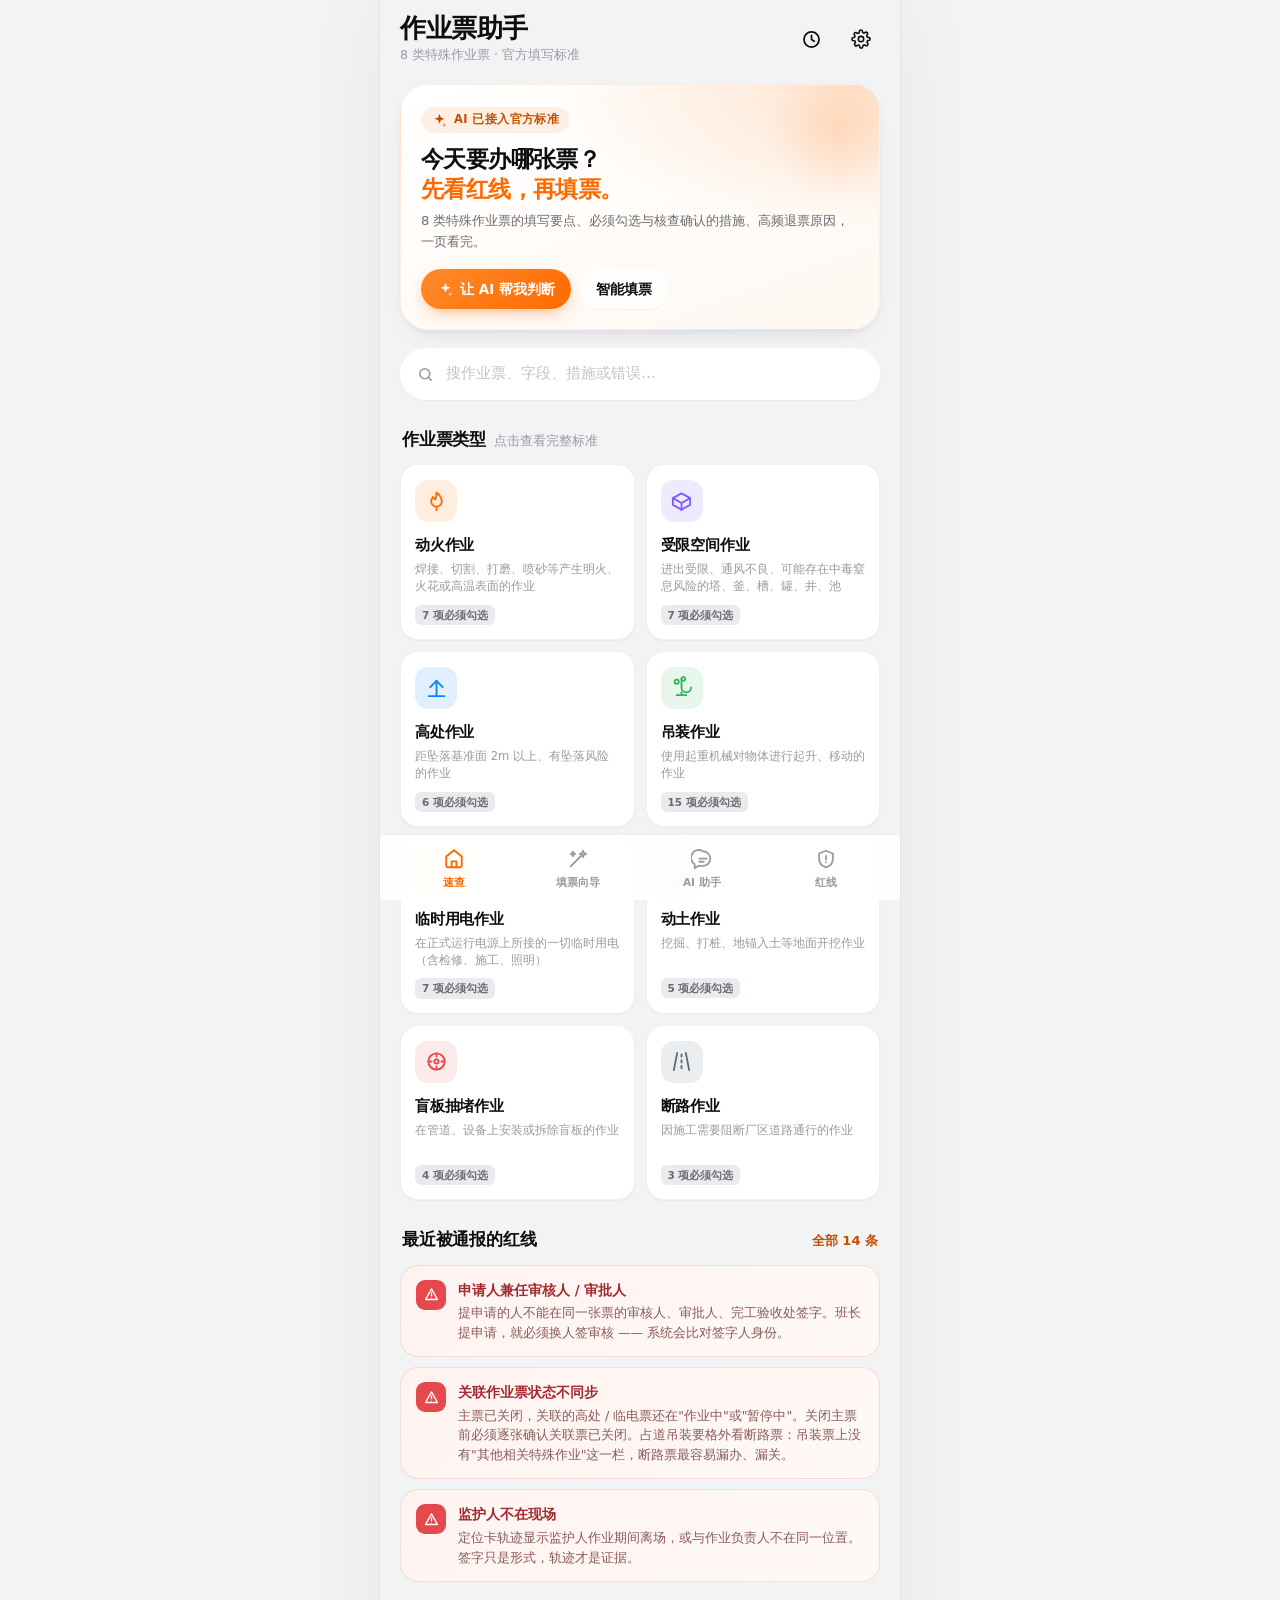
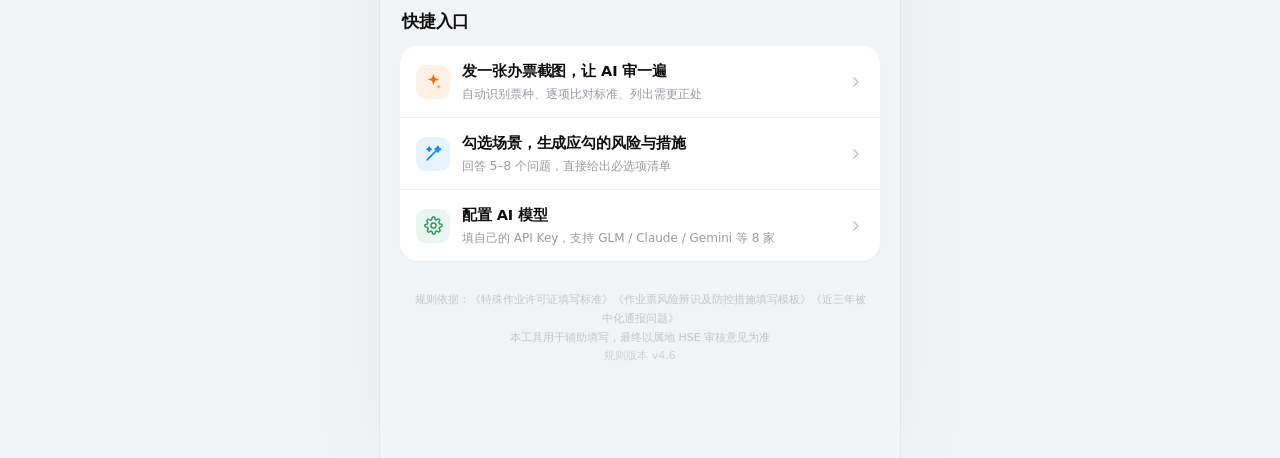
<file: index.html>
<!DOCTYPE html>
<html lang="zh-CN">
<head>
<meta charset="UTF-8">
<meta name="viewport" content="width=device-width, initial-scale=1.0, maximum-scale=1.0, user-scalable=no, viewport-fit=cover">
<meta name="theme-color" content="#F2F3F5">
<meta name="apple-mobile-web-app-capable" content="yes">
<meta name="mobile-web-app-capable" content="yes">
<meta name="apple-mobile-web-app-status-bar-style" content="default">
<meta name="apple-mobile-web-app-title" content="作业票助手">
<meta name="description" content="特殊作业票办理指引：8 类作业票填写标准速查、易错点高亮、AI 对话与截图审票">
<title>作业票助手 · 特殊作业票办理指引</title>
<link rel="manifest" href="manifest.json">
<link rel="apple-touch-icon" href="assets/icon-192.png">
<link rel="icon" href="assets/icon-192.png">
<link rel="stylesheet" href="assets/css/app.css">
</head>
<body>

<header id="topbar">
  <div class="tb-row" id="tb-row"></div>
</header>

<main id="view"></main>

<nav id="tabbar"></nav>

<script>
  /* 安卓壳以 ?native=1 打开：厂商接口不响应跨域预检，改走本机 /__relay 转发 */
  (function () {
    try {
      if (/[?&]native=1(&|$)/.test(location.search)) {
        window.__RELAY_BASE = location.origin + '/__relay';
      }
    } catch (e) {}
  })();
</script>
<script src="assets/js/store.js"></script>
<script src="assets/js/data.js"></script>
<script src="assets/js/ai.js"></script>
<script src="assets/js/settings.js"></script>
<script src="assets/js/update.js"></script>
<script src="assets/js/app.js"></script>
</body>
</html>
</file>
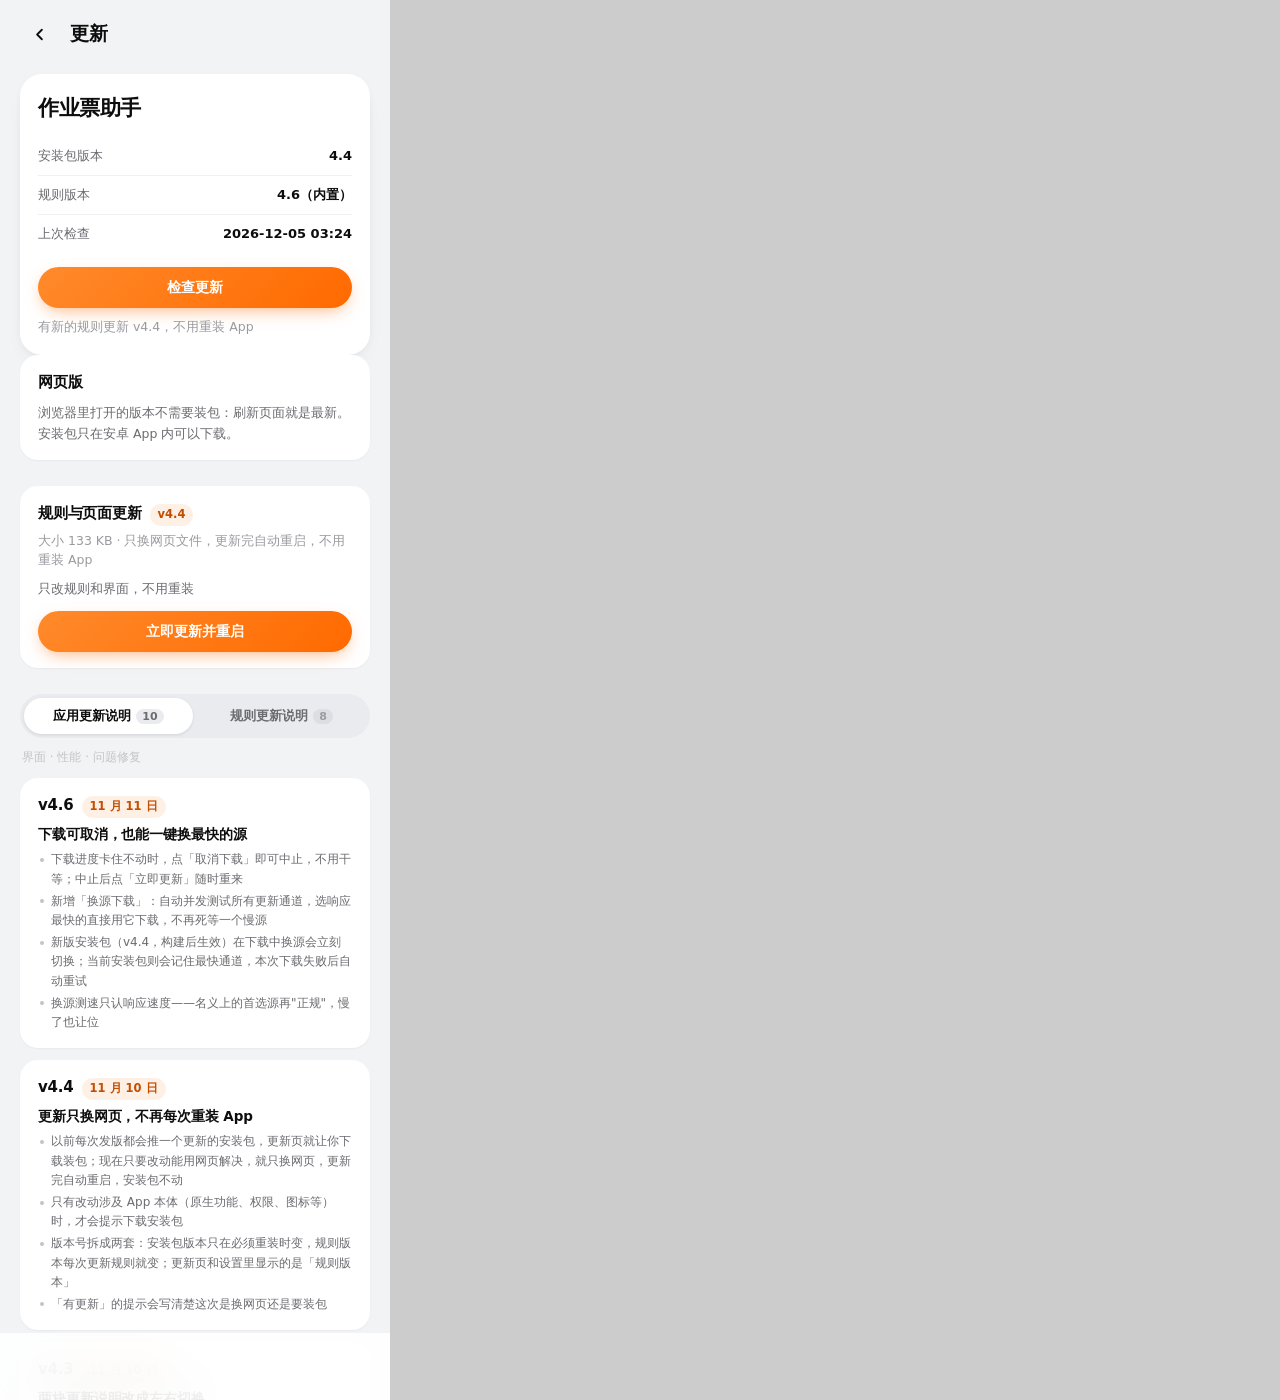
<file: _probe.html>
<!doctype html><meta charset=utf-8><body style="margin:0;background:#ccc">
<iframe id=f src="index.html#/update" style="width:390px;height:1400px;border:0;display:block"></iframe>
<script>
f.onload=()=>setTimeout(()=>{
  const w=f.contentWindow;
  w.UPD.state.checkedAt=Date.now();
  w.UPD.state.web={version:'4.4',code:404,size:136200,sha256:'x',path:'update/web/www-4.4.zip',notes:'只改规则和界面，不用重装'};
  w.render(true);
},700);
</script>
</file>
<file: assets/css/app.css>
/* ============================================================
 * 作业票助手 · Miuix / HyperOS 风格视觉系统
 * ============================================================ */

:root {
  /* 底色 */
  --bg: #F2F3F5;
  --bg-elevated: #FFFFFF;
  --bg-sunken: #E9EBEE;
  --card: #FFFFFF;
  --card-2: #FAFAFB;
  --hairline: rgba(0, 0, 0, .06);
  --hairline-strong: rgba(0, 0, 0, .10);

  /* 文字 */
  --t1: #0D0D0D;
  --t2: #6B6B70;
  --t3: #9A9AA0;
  --t4: #C4C4C8;

  /* 品牌 */
  --brand: #FF6A00;
  --brand-2: #FF8A2B;
  --brand-soft: rgba(255, 106, 0, .10);
  --brand-ink: #C24E00;

  /* 语义 */
  --danger: #E5484D;
  --danger-soft: rgba(229, 72, 77, .10);
  --warn: #F5A524;
  --warn-soft: rgba(245, 165, 36, .14);
  --ok: #2E9E5B;
  --ok-soft: rgba(46, 158, 91, .10);
  --info: #0A84FF;
  --info-soft: rgba(10, 132, 255, .10);

  /* 圆角 */
  --r-xs: 10px;
  --r-sm: 14px;
  --r-md: 18px;
  --r-lg: 22px;
  --r-xl: 28px;
  --r-pill: 999px;

  /* 阴影 */
  --sh-1: 0 1px 2px rgba(17, 24, 39, .04);
  --sh-2: 0 2px 8px -2px rgba(17, 24, 39, .06), 0 12px 28px -16px rgba(17, 24, 39, .14);
  --sh-3: 0 12px 40px -12px rgba(17, 24, 39, .22);

  /* 尺寸 */
  --nav-h: 66px;
  --safe-b: env(safe-area-inset-bottom, 0px);
  --ease: cubic-bezier(.22, .61, .36, 1);
}

* { box-sizing: border-box; -webkit-tap-highlight-color: transparent; }

html, body {
  margin: 0; padding: 0;
  background: var(--bg);
  color: var(--t1);
  font-family: "MiSans", "HarmonyOS Sans SC", -apple-system, BlinkMacSystemFont, "PingFang SC", "Microsoft YaHei", system-ui, sans-serif;
  font-size: 15px;
  line-height: 1.55;
  -webkit-font-smoothing: antialiased;
  text-rendering: optimizeLegibility;
  overscroll-behavior-y: none;
}

body {
  max-width: 520px;
  margin: 0 auto;
  min-height: 100vh;
  background: var(--bg);
  position: relative;
  overflow-x: hidden;
}

@media (min-width: 700px) {
  body {
    box-shadow: 0 0 0 1px rgba(0,0,0,.04), 0 0 80px rgba(0,0,0,.05);
  }
}

button, input, textarea { font: inherit; color: inherit; }
button { cursor: pointer; border: none; background: none; padding: 0; }
a { color: inherit; text-decoration: none; }
::selection { background: rgba(255,106,0,.22); }

/* 滚动条 */
::-webkit-scrollbar { width: 0; height: 0; }
.no-scrollbar { scrollbar-width: none; }

/* ============================================================ 顶栏 */
#topbar {
  position: sticky; top: 0; z-index: 40;
  padding: 14px 20px 10px;
  background: rgba(242, 243, 245, .82);
  backdrop-filter: saturate(180%) blur(20px);
  -webkit-backdrop-filter: saturate(180%) blur(20px);
  transition: padding .25s var(--ease);
}
#topbar.scrolled { padding-top: 10px; padding-bottom: 8px; box-shadow: 0 1px 0 var(--hairline); }

.tb-row { display: flex; align-items: center; gap: 12px; min-height: 40px; }
.tb-title { font-size: 26px; font-weight: 800; letter-spacing: -.5px; line-height: 1.15; flex: 1; }
.tb-sub { font-size: 12.5px; color: var(--t3); margin-top: 1px; font-weight: 500; }
.tb-title.small { font-size: 19px; font-weight: 700; letter-spacing: -.2px; }

.icon-btn {
  width: 38px; height: 38px; border-radius: var(--r-pill);
  display: grid; place-items: center;
  background: rgba(255,255,255,.9); color: var(--t1);
  box-shadow: var(--sh-1);
  transition: transform .18s var(--ease), background .18s;
}
.icon-btn:active { transform: scale(.92); background: var(--bg-sunken); }
.icon-btn.ghost { background: transparent; box-shadow: none; }

/* ============================================================ 主区域 */
#view {
  padding: 4px 20px calc(var(--nav-h) + var(--safe-b) + 26px);
  animation: viewIn .32s var(--ease);
}
@keyframes viewIn {
  from { opacity: 0; transform: translateY(8px); }
  to { opacity: 1; transform: none; }
}

.sec { margin-top: 26px; }
.sec-head { display: flex; align-items: baseline; gap: 8px; margin-bottom: 12px; padding: 0 2px; }
.sec-title { font-size: 17px; font-weight: 700; letter-spacing: -.2px; }
.sec-desc { font-size: 12.5px; color: var(--t3); }
.sec-more { margin-left: auto; font-size: 13px; color: var(--brand-ink); font-weight: 600; }

/* ============================================================ 卡片 */
.card {
  background: var(--card);
  border-radius: var(--r-lg);
  box-shadow: var(--sh-2);
  overflow: hidden;
}
.card.flat { box-shadow: var(--sh-1); }
.card.pad { padding: 18px; }

/* ============================================================ 搜索 */
.searchbar {
  display: flex; align-items: center; gap: 10px;
  background: var(--card);
  border-radius: var(--r-pill);
  padding: 12px 16px;
  box-shadow: var(--sh-1);
  border: 1px solid transparent;
  transition: border-color .2s, box-shadow .2s;
}
.searchbar:focus-within { border-color: rgba(255,106,0,.35); box-shadow: 0 0 0 4px rgba(255,106,0,.08); }
.searchbar input {
  flex: 1; border: none; background: none; outline: none;
  font-size: 15px; color: var(--t1);
}
.searchbar input::placeholder { color: var(--t4); }
.searchbar .sicon { color: var(--t3); display: grid; place-items: center; }

/* ============================================================ Hero */
.hero {
  position: relative;
  margin-top: 6px;
  border-radius: var(--r-xl);
  padding: 22px 20px 20px;
  background:
    radial-gradient(120% 100% at 100% 0%, rgba(255,138,43,.22) 0%, rgba(255,106,0,0) 58%),
    linear-gradient(160deg, #FFFFFF 0%, #FFF8F2 100%);
  box-shadow: var(--sh-2);
  overflow: hidden;
  border: 1px solid rgba(255,106,0,.08);
}
.hero::after {
  content: ''; position: absolute; right: -34px; top: -30px;
  width: 150px; height: 150px; border-radius: 50%;
  background: radial-gradient(circle, rgba(255,106,0,.14), rgba(255,106,0,0) 68%);
}
.hero-eyebrow {
  display: inline-flex; align-items: center; gap: 6px;
  font-size: 11.5px; font-weight: 700; letter-spacing: .4px;
  color: var(--brand-ink); background: var(--brand-soft);
  padding: 4px 10px; border-radius: var(--r-pill);
  margin-bottom: 12px;
}
.hero-title { font-size: 23px; font-weight: 800; letter-spacing: -.6px; line-height: 1.28; position: relative; z-index: 1; }
.hero-title em { font-style: normal; color: var(--brand); }
.hero-sub { font-size: 13px; color: var(--t2); margin-top: 7px; line-height: 1.6; position: relative; z-index: 1; }
.hero-actions { display: flex; gap: 9px; margin-top: 16px; position: relative; z-index: 1; }

.btn {
  display: inline-flex; align-items: center; justify-content: center; gap: 6px;
  padding: 10px 16px; border-radius: var(--r-pill);
  font-size: 13.5px; font-weight: 650;
  background: var(--bg-sunken); color: var(--t1);
  transition: transform .16s var(--ease), opacity .16s;
}
.btn:active { transform: scale(.95); }
.btn.primary {
  background: linear-gradient(135deg, var(--brand-2), var(--brand));
  color: #fff;
  box-shadow: 0 6px 18px -6px rgba(255,106,0,.6);
}
.btn.ghost { background: rgba(255,255,255,.85); box-shadow: var(--sh-1); }
.btn.sm { padding: 7px 13px; font-size: 12.5px; }
.btn.block { width: 100%; }

/* ============================================================ 图标方块（通用） */
/* 注意：这是所有 .tc-icon 的基础规则，不能只写在 .type-card 下面，
   否则列表行里的图标会退化成 block，SVG 按文字基线排，出现上浮与左右不居中 */
.tc-icon {
  display: grid; place-items: center;
  flex: none;
  width: 34px; height: 34px;
  border-radius: 10px;
  line-height: 0;
}
.tc-icon > svg { display: block; }

/* ============================================================ 类型网格 */
.grid-2 { display: grid; grid-template-columns: 1fr 1fr; gap: 11px; }

.type-card {
  position: relative;
  background: var(--card);
  border-radius: var(--r-md);
  padding: 15px 14px 14px;
  box-shadow: var(--sh-1);
  text-align: left;
  border: 1px solid var(--hairline);
  transition: transform .18s var(--ease), box-shadow .18s;
  overflow: hidden;
}
.type-card:active { transform: scale(.965); box-shadow: var(--sh-2); }
.type-card .tc-icon {
  width: 42px; height: 42px; border-radius: 13px;
  display: grid; place-items: center;
  margin-bottom: 12px;
}
.type-card .tc-name { font-size: 15px; font-weight: 700; letter-spacing: -.2px; }
.type-card .tc-desc {
  font-size: 11.5px; color: var(--t3); margin-top: 4px;
  line-height: 1.45;
  display: -webkit-box; -webkit-line-clamp: 2; -webkit-box-orient: vertical; overflow: hidden;
  min-height: 33px;
}
.type-card .tc-meta { display: flex; align-items: center; gap: 5px; margin-top: 10px; }
.dot-tag {
  font-size: 10.5px; font-weight: 650;
  padding: 2px 7px; border-radius: 6px;
  background: var(--bg-sunken); color: var(--t2);
}

/* ============================================================ 提醒条 */
.alert-card {
  display: flex; gap: 12px;
  background: linear-gradient(135deg, #FFF3F0, #FFF9F5);
  border: 1px solid rgba(229,72,77,.16);
  border-radius: var(--r-md);
  padding: 14px 15px;
}
.alert-ic {
  width: 30px; height: 30px; border-radius: 9px; flex: none;
  display: grid; place-items: center;
  background: var(--danger); color: #fff;
}
.alert-t { font-size: 13.5px; font-weight: 750; color: #A32A2E; }
.alert-d { font-size: 12.5px; color: #8A5A5A; margin-top: 3px; line-height: 1.55; }

/* ============================================================ 列表行 */
.row-list { background: var(--card); border-radius: var(--r-md); box-shadow: var(--sh-1); overflow: hidden; }
.row-item {
  display: flex; align-items: center; gap: 12px;
  padding: 14px 16px;
  text-align: left; width: 100%;
  border-bottom: 1px solid var(--hairline);
  transition: background .15s;
}
.row-item:last-child { border-bottom: none; }
.row-item:active { background: var(--card-2); }
/* 列表行图标统一字形大小，避免填充图标与描边图标混排时一高一低 */
.row-item .tc-icon > svg { width: 19px; height: 19px; }
.row-item .ri-main { flex: 1; min-width: 0; }
.row-item .ri-t { font-size: 14.5px; font-weight: 620; letter-spacing: -.1px; }
.row-item .ri-d { font-size: 12px; color: var(--t3); margin-top: 2px; overflow: hidden; text-overflow: ellipsis; white-space: nowrap; }
.ri-arrow { color: var(--t4); flex: none; display: grid; place-items: center; }

/* ============================================================ 徽标 */
.badge {
  display: inline-flex; align-items: center; gap: 4px;
  font-size: 10.5px; font-weight: 750; letter-spacing: .2px;
  padding: 3px 8px; border-radius: 7px;
  white-space: nowrap;
}
.badge.must { background: var(--brand-soft); color: var(--brand-ink); }
.badge.cond { background: var(--bg-sunken); color: var(--t2); }
.badge.critical { background: var(--danger); color: #fff; }
.badge.major { background: var(--warn-soft); color: #A56A00; }
.badge.ok { background: var(--ok-soft); color: #1E7B45; }
.badge.info { background: var(--info-soft); color: #0A6BC4; }
.badge.onsite { background: var(--brand-soft); color: var(--brand-ink); }
.badge.paper { background: var(--bg-sunken); color: var(--t3); }

/* ============================================================ 详情页 */
.detail-hero {
  border-radius: var(--r-xl);
  padding: 20px;
  margin-top: 4px;
  position: relative;
  overflow: hidden;
  color: #fff;
  box-shadow: var(--sh-2);
}
.detail-hero::after {
  content: ''; position: absolute; inset: auto -40px -60px auto;
  width: 180px; height: 180px; border-radius: 50%;
  background: rgba(255,255,255,.12);
}
.dh-top { display: flex; align-items: center; gap: 12px; position: relative; z-index: 1; }
.dh-icon { width: 46px; height: 46px; border-radius: 14px; background: rgba(255,255,255,.22); display: grid; place-items: center; }
.dh-name { font-size: 22px; font-weight: 800; letter-spacing: -.5px; }
.dh-code { font-size: 11.5px; opacity: .8; font-weight: 600; letter-spacing: .6px; margin-top: 2px; }
.dh-tagline { font-size: 12.5px; opacity: .92; margin-top: 14px; line-height: 1.6; position: relative; z-index: 1; }
.dh-levels { display: flex; flex-wrap: wrap; gap: 6px; margin-top: 14px; position: relative; z-index: 1; }
.dh-chip {
  font-size: 11px; font-weight: 650;
  padding: 4px 10px; border-radius: var(--r-pill);
  background: rgba(255,255,255,.2);
  backdrop-filter: blur(4px);
}

/* 分段控制 */
.segmented {
  display: flex; gap: 4px;
  background: var(--bg-sunken);
  border-radius: var(--r-pill);
  padding: 4px;
  overflow-x: auto;
  -webkit-overflow-scrolling: touch;
}
.segmented::-webkit-scrollbar { display: none; }
.seg-btn {
  flex: none;
  padding: 8px 14px;
  border-radius: var(--r-pill);
  font-size: 13px; font-weight: 620;
  color: var(--t2);
  white-space: nowrap;
  transition: all .22s var(--ease);
}
.seg-btn.active {
  background: var(--card);
  color: var(--t1);
  box-shadow: 0 1px 3px rgba(0,0,0,.10);
}
/* 占满整行、按钮平分（更新页的两块更新说明） */
.segmented.block { width: 100%; }
.segmented.block .seg-btn { flex: 1; text-align: center; }
/* 分段按钮上的计数 */
.seg-n {
  font-style: normal; font-size: 11px; font-weight: 700;
  margin-left: 5px; padding: 1px 6px; border-radius: 999px;
  background: rgba(20,24,32,.06); color: var(--t3);
}
.seg-btn.active .seg-n { background: var(--bg-sunken); color: var(--t2); }
/* 分段控件下面的一行说明 */
.upd-tab-desc {
  font-size: 12px; color: var(--t4); line-height: 1.5;
  margin: 10px 2px 12px;
}

/* 字段卡 */
.field-card {
  background: var(--card);
  border-radius: var(--r-md);
  padding: 15px 16px;
  box-shadow: var(--sh-1);
  margin-bottom: 10px;
  border: 1px solid var(--hairline);
}
.fc-head { display: flex; align-items: center; gap: 8px; }
.fc-idx {
  width: 20px; height: 20px; border-radius: 6px; flex: none;
  display: grid; place-items: center;
  background: var(--bg-sunken); color: var(--t2);
  font-size: 11px; font-weight: 750;
}
.fc-name { font-size: 14.5px; font-weight: 700; letter-spacing: -.1px; flex: 1; }
.fc-req { font-size: 13px; color: var(--t2); margin-top: 8px; line-height: 1.62; }
.compare { margin-top: 10px; display: grid; gap: 7px; }
.cmp-line {
  display: flex; gap: 8px; align-items: flex-start;
  font-size: 12.5px; line-height: 1.55;
  padding: 9px 11px; border-radius: var(--r-xs);
}
.cmp-line.good { background: var(--ok-soft); color: #17603A; }
.cmp-line.bad { background: var(--danger-soft); color: #8E2B30; }
.cmp-mark { font-weight: 900; flex: none; line-height: 1.5; }
.tip-line {
  margin-top: 9px; font-size: 12.5px; line-height: 1.6;
  color: var(--brand-ink);
  background: var(--brand-soft);
  padding: 9px 11px; border-radius: var(--r-xs);
  border-left: 3px solid var(--brand);
}

/* 措施行 */
.measure {
  display: flex; gap: 11px; align-items: flex-start;
  padding: 13px 15px;
  border-bottom: 1px solid var(--hairline);
}
.measure:last-child { border-bottom: none; }
.m-no {
  width: 24px; height: 24px; border-radius: 8px; flex: none;
  display: grid; place-items: center;
  font-size: 11px; font-weight: 750;
  background: var(--bg-sunken); color: var(--t2);
  margin-top: 1px;
}
.measure.must .m-no { background: var(--danger-soft); color: #C0303A; }
.m-body { flex: 1; min-width: 0; }
.m-text { font-size: 13.5px; line-height: 1.6; }
.m-meta { display: flex; flex-wrap: wrap; gap: 6px; margin-top: 7px; align-items: center; }
.m-cond { font-size: 11.5px; color: var(--t3); line-height: 1.5; }
.m-by {
  display: inline-flex; align-items: center; gap: 5px;
  margin-top: 7px;
  font-size: 11.5px; color: var(--t3); line-height: 1.4;
}
.m-by-k {
  font-size: 10px; font-weight: 750; letter-spacing: .3px;
  color: var(--t2); background: var(--bg-sunken);
  border-radius: 5px; padding: 2px 5px;
}

/* 易错项 */
.err-item {
  display: flex; gap: 12px;
  padding: 15px 16px;
  background: var(--card);
  border-radius: var(--r-md);
  box-shadow: var(--sh-1);
  margin-bottom: 10px;
  border-left: 4px solid var(--warn);
}
.err-item.critical { border-left-color: var(--danger); }
.err-ic { width: 26px; height: 26px; border-radius: 8px; display: grid; place-items: center; flex: none; background: var(--warn-soft); color: #A56A00; }
.err-item.critical .err-ic { background: var(--danger-soft); color: #C0303A; }
.err-t { font-size: 14px; font-weight: 700; letter-spacing: -.1px; line-height: 1.4; }
.err-d { font-size: 12.5px; color: var(--t2); margin-top: 5px; line-height: 1.62; }
.err-src { font-size: 11px; color: var(--t4); margin-top: 8px; letter-spacing: .2px; }

/* ============================================================ 规则更新时间线 */
.tl-date {
  display: flex; align-items: baseline; gap: 8px;
  padding: 0 2px 10px;
}
.tl-date b { font-size: 14.5px; font-weight: 750; letter-spacing: -.2px; color: var(--t1); }
.tl-date span { font-size: 11.5px; color: var(--t4); letter-spacing: .2px; }
.tl-date-n { margin-left: auto; font-size: 11.5px; color: var(--t3); }

.tl-flow { position: relative; padding-left: 22px; }
.tl-flow::before {
  content: ''; position: absolute; left: 5px; top: 8px; bottom: 8px;
  width: 2px; border-radius: 2px; background: var(--hairline-strong);
}

.tl-item { position: relative; margin-bottom: 10px; }
.tl-item:last-child { margin-bottom: 0; }
/* 时间线上的节点：颜色跟标签类型走 */
.tl-item::before {
  content: ''; position: absolute; left: -21px; top: 17px;
  width: 9px; height: 9px; border-radius: 50%;
  background: var(--card); border: 2.5px solid var(--t4);
  box-shadow: 0 0 0 3px var(--bg);
}
.tl-item.new::before { border-color: var(--danger); }
.tl-item.fix::before { border-color: var(--info); }
.tl-item.cal::before { border-color: var(--warn); }
.tl-item.audit::before { border-color: var(--ok); }

.tl-card {
  background: var(--card); border-radius: var(--r-md);
  box-shadow: var(--sh-1); padding: 14px 15px;
}
.tl-top { display: flex; align-items: center; gap: 6px; margin-bottom: 7px; }
.tl-tag {
  font-size: 10.5px; font-weight: 750; letter-spacing: .3px;
  padding: 2.5px 7px; border-radius: 5px;
  background: var(--bg-sunken); color: var(--t2);
}
.tl-tag.new { background: var(--danger-soft); color: #C0303A; }
.tl-tag.fix { background: var(--info-soft); color: #0A6BC4; }
.tl-tag.cal { background: var(--warn-soft); color: #A56A00; }
.tl-tag.audit { background: var(--ok-soft); color: #1E7B45; }
.tl-ver {
  font-size: 10.5px; font-weight: 700; letter-spacing: .3px;
  padding: 2.5px 6px; border-radius: 5px;
  background: var(--bg-sunken); color: var(--t3);
}
.tl-t { font-size: 14px; font-weight: 700; line-height: 1.42; letter-spacing: -.1px; }
.tl-d { font-size: 12.5px; color: var(--t2); line-height: 1.66; margin-top: 6px; }
.tl-list { margin: 8px 0 0; padding: 0; list-style: none; }
.tl-list li {
  position: relative; padding-left: 13px;
  font-size: 12px; color: var(--t2); line-height: 1.6; margin-top: 3px;
}
.tl-list li::before {
  content: ''; position: absolute; left: 2px; top: 7.5px;
  width: 4px; height: 4px; border-radius: 50%; background: var(--t4);
}
.tl-scope { display: flex; flex-wrap: wrap; gap: 6px; margin-top: 11px; }
.tl-chip {
  font-family: inherit; font-size: 11.5px; font-weight: 620;
  border: 0; border-radius: var(--r-pill);
  padding: 4px 10px; background: var(--bg-sunken); color: var(--t3);
}
.tl-chip.on { background: var(--brand-soft); color: var(--brand-ink); }
.tl-chip.on:active { transform: scale(.95); }
.tl-src { font-size: 11px; color: var(--t4); margin-top: 9px; letter-spacing: .2px; }

/* 应用更新说明的标题行 */
.an-t { font-size: 13.5px; font-weight: 700; line-height: 1.45; margin-top: 7px; letter-spacing: -.1px; }
.an-t + .tl-list { margin-top: 6px; }

/* 审批链 */
.chain { position: relative; padding-left: 26px; }
.chain::before {
  content: ''; position: absolute; left: 7px; top: 8px; bottom: 12px;
  width: 2px; background: linear-gradient(180deg, var(--brand), rgba(255,106,0,.12));
  border-radius: 2px;
}
.chain-item { position: relative; padding-bottom: 18px; }
.chain-item:last-child { padding-bottom: 0; }
.chain-item::before {
  content: ''; position: absolute; left: -24px; top: 5px;
  width: 12px; height: 12px; border-radius: 50%;
  background: #fff; border: 3px solid var(--brand);
}
.chain-role { font-size: 13.5px; font-weight: 700; }
.chain-who { font-size: 12.5px; color: var(--t2); margin-top: 3px; line-height: 1.6; }

/* ============================================================ AI 聊天 */
.chat-wrap {
  display: flex; flex-direction: column;
  min-height: calc(100vh - 150px);
}
.chat-scroll { flex: 1; padding-bottom: 12px; }

.msg { display: flex; gap: 9px; margin-bottom: 16px; }
/* 入场动画只给"新插入"的消息，避免流式输出时整列消息反复重播导致闪烁 */
.msg.enter { animation: msgIn .28s var(--ease); }
.md-body { min-width: 0; }
@keyframes msgIn { from { opacity: 0; transform: translateY(6px); } to { opacity: 1; transform: none; } }
.msg.me { flex-direction: row-reverse; }
.avatar {
  width: 30px; height: 30px; border-radius: 10px; flex: none;
  display: grid; place-items: center;
  font-size: 13px; font-weight: 800;
}
.avatar.bot { background: linear-gradient(135deg, var(--brand-2), var(--brand)); color: #fff; }
.avatar.me { background: var(--bg-sunken); color: var(--t2); }
.bubble {
  max-width: 82%;
  padding: 12px 14px;
  border-radius: 18px;
  font-size: 14px;
  line-height: 1.68;
  word-break: break-word;
  overflow-wrap: anywhere;
}
.msg.bot .bubble { background: var(--card); box-shadow: var(--sh-1); border-top-left-radius: 6px; }
.msg.me .bubble { background: linear-gradient(135deg, var(--brand-2), var(--brand)); color: #fff; border-top-right-radius: 6px; }

.bubble p { margin: 0 0 9px; }
.bubble p:last-child { margin-bottom: 0; }
.bubble strong { font-weight: 750; }
.bubble ul, .bubble ol { margin: 6px 0 9px; padding-left: 19px; }
.bubble li { margin-bottom: 4px; }
.bubble h3, .bubble h4 { font-size: 14.5px; margin: 12px 0 6px; font-weight: 750; }
.bubble h3:first-child, .bubble h4:first-child { margin-top: 0; }
.bubble code {
  background: var(--bg-sunken); padding: 1px 5px; border-radius: 5px;
  font-size: 12.5px; font-family: ui-monospace, "SF Mono", Menlo, monospace;
}
.bubble .li-strong { color: var(--brand-ink); font-weight: 700; }
.msg.me .bubble .li-strong { color: #fff; }

.chat-img {
  display: block; max-width: 100%; border-radius: 12px; margin-bottom: 8px;
  border: 1px solid var(--hairline);
}

.typing { display: inline-flex; gap: 4px; align-items: center; height: 18px; }
.typing i {
  width: 6px; height: 6px; border-radius: 50%; background: var(--t4);
  animation: blink 1.2s infinite;
}
.typing i:nth-child(2) { animation-delay: .18s; }
.typing i:nth-child(3) { animation-delay: .36s; }
@keyframes blink { 0%, 60%, 100% { opacity: .28; transform: translateY(0); } 30% { opacity: 1; transform: translateY(-3px); } }

/* 快捷提示 */
.quick-chips { display: flex; gap: 8px; overflow-x: auto; padding: 2px 0 10px; }
.quick-chips::-webkit-scrollbar { display: none; }
.qchip {
  flex: none; font-size: 12.5px; font-weight: 600;
  padding: 8px 13px; border-radius: var(--r-pill);
  background: var(--card); color: var(--t1);
  box-shadow: var(--sh-1); border: 1px solid var(--hairline);
  transition: transform .15s;
}
.qchip:active { transform: scale(.94); }

/* 输入区 */
.composer {
  position: sticky; bottom: calc(var(--nav-h) + var(--safe-b) + 8px);
  background: var(--card);
  border-radius: var(--r-lg);
  box-shadow: var(--sh-3);
  padding: 8px 8px 8px 12px;
  display: flex; align-items: flex-end; gap: 8px;
  border: 1px solid var(--hairline);
  z-index: 30;
}
.composer textarea {
  flex: 1; border: none; outline: none; resize: none;
  font-size: 14.5px; line-height: 1.5; max-height: 108px;
  padding: 7px 0; background: none;
}
.composer textarea::placeholder { color: var(--t4); }
.cbtn {
  width: 36px; height: 36px; border-radius: 11px; flex: none;
  display: grid; place-items: center;
  background: var(--bg-sunken); color: var(--t2);
  transition: transform .15s, background .15s;
}
.cbtn:active { transform: scale(.9); }
.cbtn.send {
  background: linear-gradient(135deg, var(--brand-2), var(--brand));
  color: #fff;
  box-shadow: 0 4px 12px -4px rgba(255,106,0,.7);
}
.cbtn.send:disabled { background: var(--bg-sunken); color: var(--t4); box-shadow: none; }

.attach-preview { display: flex; gap: 8px; padding: 0 2px 10px; flex-wrap: wrap; }
.ap-item { position: relative; width: 62px; height: 62px; border-radius: 11px; overflow: hidden; box-shadow: var(--sh-1); }
.ap-item img { width: 100%; height: 100%; object-fit: cover; }
.ap-x {
  position: absolute; top: 2px; right: 2px;
  width: 17px; height: 17px; border-radius: 50%;
  background: rgba(0,0,0,.6); color: #fff;
  display: grid; place-items: center; font-size: 11px;
}

/* 空态 */
.empty {
  text-align: center; padding: 44px 24px;
  color: var(--t3);
}
.empty-ic {
  width: 64px; height: 64px; border-radius: 22px; margin: 0 auto 16px;
  display: grid; place-items: center;
  background: linear-gradient(135deg, #FFF1E6, #FFE3CC);
  color: var(--brand);
}
.empty-t { font-size: 15px; font-weight: 700; color: var(--t1); }
.empty-d { font-size: 12.5px; margin-top: 6px; line-height: 1.6; }

/* ============================================================ 底部导航 */
#tabbar {
  position: fixed; bottom: 0; left: 0; right: 0;
  max-width: 520px; margin: 0 auto;
  padding: 6px 12px calc(6px + var(--safe-b));
  background: rgba(255,255,255,.86);
  backdrop-filter: saturate(180%) blur(24px);
  -webkit-backdrop-filter: saturate(180%) blur(24px);
  border-top: 1px solid var(--hairline);
  display: flex; justify-content: space-around;
  z-index: 50;
}
.tab {
  flex: 1;
  display: flex; flex-direction: column; align-items: center; gap: 3px;
  padding: 6px 0 4px;
  border-radius: var(--r-sm);
  color: var(--t3);
  transition: color .2s;
  position: relative;
}
.tab.active { color: var(--brand); }
.tab-ic { width: 24px; height: 24px; display: grid; place-items: center; transition: transform .3s var(--ease); }
.tab.active .tab-ic { transform: translateY(-1px) scale(1.06); }
.tab-label { font-size: 10.5px; font-weight: 620; letter-spacing: .1px; }

/* ============================================================ 向导 */
.wz-step { margin-bottom: 12px; }
.wz-q {
  display: flex; align-items: center; gap: 12px;
  padding: 14px 15px;
  background: var(--card); border-radius: var(--r-md);
  box-shadow: var(--sh-1); border: 1px solid var(--hairline);
  transition: border-color .2s, background .2s;
  width: 100%; text-align: left;
}
.wz-q.on { border-color: rgba(255,106,0,.45); background: linear-gradient(135deg, #FFFCF9, #FFFFFF); }
.wz-q-text { flex: 1; font-size: 13.5px; font-weight: 600; line-height: 1.5; }
.switch {
  width: 44px; height: 26px; border-radius: var(--r-pill); flex: none;
  background: var(--bg-sunken); position: relative;
  transition: background .25s var(--ease);
}
.switch::after {
  content: ''; position: absolute; top: 3px; left: 3px;
  width: 20px; height: 20px; border-radius: 50%; background: #fff;
  box-shadow: 0 1px 3px rgba(0,0,0,.2);
  transition: transform .25s var(--ease);
}
.wz-q.on .switch { background: var(--brand); }
.wz-q.on .switch::after { transform: translateX(18px); }

/* 同时涉及其他特殊作业 —— 多选面板 */
.wz-rel {
  background: var(--card);
  border: 1px dashed var(--hairline-strong);
  border-radius: var(--r-md);
  padding: 14px 15px;
  transition: border-color .2s, background .2s, box-shadow .2s;
}
.wz-rel.on {
  border-style: solid;
  border-color: rgba(124, 92, 255, .34);
  background: linear-gradient(150deg, #FBFAFF 0%, #FFFFFF 70%);
  box-shadow: var(--sh-1);
}
.wz-rel-h { display: flex; align-items: center; gap: 8px; }
.wz-rel-t {
  flex: 1; display: flex; align-items: center; gap: 7px;
  font-size: 13.5px; font-weight: 700; letter-spacing: -.1px;
}
.wz-rel-t svg { color: #7C5CFF; flex: none; }
.wz-rel-n { font-size: 11.5px; font-weight: 650; color: var(--t3); flex: none; }
.wz-rel.on .wz-rel-n { color: #7C5CFF; }
.wz-rel-hint { font-size: 11.5px; color: var(--t3); line-height: 1.55; margin-top: 5px; }
.wz-rel-wrap { display: flex; flex-wrap: wrap; gap: 8px; margin-top: 11px; }
.rel-chip {
  display: inline-flex; align-items: center; gap: 6px;
  font-size: 12.5px; font-weight: 650; color: var(--t1);
  padding: 8px 12px; border-radius: var(--r-pill);
  background: var(--bg-sunken);
  border: 1px solid transparent;
  transition: transform .14s var(--ease), background .18s, color .18s, border-color .18s;
}
.rel-chip:active { transform: scale(.95); }
.rel-chip .rc-dot {
  width: 7px; height: 7px; border-radius: 50%;
  background: var(--c, var(--t3)); opacity: .5; flex: none;
}
.rel-chip.on {
  background: var(--cs, var(--brand-soft));
  color: var(--cd, var(--brand-ink));
  border-color: var(--cd, var(--brand));
  font-weight: 700;
}
.rel-chip.on .rc-dot { opacity: 1; }

.result-block {
  background: var(--card); border-radius: var(--r-md);
  box-shadow: var(--sh-1); overflow: hidden; margin-bottom: 12px;
  border: 1px solid var(--hairline);
}
.rb-head {
  padding: 13px 16px;
  display: flex; align-items: center; gap: 8px;
  border-bottom: 1px solid var(--hairline);
  font-size: 13.5px; font-weight: 700;
  background: var(--card-2);
}
.rb-body { padding: 14px 16px; }
.rb-line {
  display: flex; gap: 9px; align-items: flex-start;
  font-size: 13px; line-height: 1.62;
  padding: 8px 0;
  border-bottom: 1px dashed var(--hairline);
}
.rb-line:last-child { border-bottom: none; }
.rb-num {
  width: 20px; height: 20px; border-radius: 6px; flex: none;
  display: grid; place-items: center;
  background: var(--danger-soft); color: #C0303A;
  font-size: 10.5px; font-weight: 750; margin-top: 1px;
}
.rb-main { flex: 1; min-width: 0; }
/* 易错点标题前的票种标签：主票与关联票的易错点混排时，必须一眼看清属于哪张票 */
.err-h { display: flex; flex-wrap: wrap; align-items: baseline; gap: 6px; }
.err-h b { min-width: 0; }
.err-permit {
  flex: none; display: inline-block;
  padding: 1.5px 6px; border-radius: 5px;
  background: var(--cs, var(--bg-sunken)); color: var(--cd, var(--t3));
  font-size: 10px; font-weight: 750; letter-spacing: .2px;
  vertical-align: 1px;
}
.rb-k {
  font-size: 11.5px; font-weight: 750; color: var(--t2);
  letter-spacing: .2px;
}

/* 关联票区块 */
.result-block.rel {
  border-color: rgba(0, 0, 0, .07);
  box-shadow: var(--sh-2);
}
.result-block.rel .rb-head {
  background: linear-gradient(90deg, var(--cs, var(--card-2)) 0%, var(--card-2) 78%);
  align-items: flex-start;
}
.result-block.rel .rb-num { background: var(--cs, var(--bg-sunken)); color: var(--cd, var(--t2)); }
.rb-rel-t { flex: 1; min-width: 0; font-size: 13px; line-height: 1.45; }
.rb-rel-badge {
  font-size: 10.5px; font-weight: 750; letter-spacing: .3px;
  padding: 2.5px 7px; border-radius: 6px;
  background: var(--cd, var(--c, var(--brand))); color: #fff;
}
.rb-go {
  margin-left: auto; flex: none;
  display: inline-flex; align-items: center; gap: 1px;
  font-size: 11.5px; font-weight: 650; color: var(--t3);
  padding: 4px 2px 4px 8px;
}
.rb-go svg { width: 13px; height: 13px; }
.rb-note {
  display: flex; gap: 7px; align-items: flex-start;
  margin-top: 12px; padding: 9px 11px;
  border-radius: 10px;
  background: var(--warn-soft);
  color: #8A6100;
  font-size: 11.5px; line-height: 1.55;
}
.rb-note svg { flex: none; margin-top: 1px; }
/* 必勾措施的两类性质：无条件落实 / 核查确认 */
.kl {
  display: inline-block; font-size: 10px; font-weight: 750; letter-spacing: .2px;
  padding: 1.5px 6px; border-radius: 5px; vertical-align: 1px;
}
.kl.always { background: var(--ok-soft); color: #1E7B45; }
.kl.verify { background: var(--info-soft); color: #0A6BC4; }
.sol-legend {
  font-size: 11px; color: var(--t3); line-height: 1.85;
  padding-bottom: 9px; margin-bottom: 3px;
  border-bottom: 1px solid var(--hairline);
}
.sol-legend-t { margin-top: 2px; color: var(--t4); font-size: 10.5px; line-height: 1.55; }
.m-why {
  margin-top: 5px; padding: 6px 9px;
  background: var(--bg-sunken); border-radius: 8px;
  font-size: 11px; line-height: 1.58; color: var(--t2);
}
.rb-num.vf { background: var(--info-soft); color: #0A6BC4; }
.badge.verify { background: var(--info-soft); color: #0A6BC4; }

/* 措施清单：全部措施逐条 + 四类状态标签 */
.ml {
  display: flex; gap: 9px; align-items: flex-start;
  padding: 10px 0; border-bottom: 1px solid var(--hairline);
}
.ml:last-child { border-bottom: none; }
.ml.tap { cursor: pointer; transition: background .14s; }
.ml.tap:active { background: var(--card-2); }
.ml-box {
  width: 19px; height: 19px; border-radius: 6px; flex: none; margin-top: 1px;
  display: grid; place-items: center;
  border: 1.5px solid #D6D6DE; background: transparent; color: #fff;
  transition: background .15s, border-color .15s;
}
.ml-box svg { width: 11px; height: 11px; }
.ml.must .ml-box { background: var(--brand); border-color: var(--brand); }
.ml.verify .ml-box { background: transparent; border: 1.5px dashed #9CC3E6; }
.ml-box.open { background: transparent; }
.ml.on .ml-box { background: #1E7B45; border-color: #1E7B45; }
.ml.off .ml-box { background: transparent; border-color: #D2D2D8; }
.ml-main { flex: 1; min-width: 0; }
.ml-text { font-size: 12.5px; line-height: 1.6; color: var(--t1); }
.ml.off .ml-text { color: var(--t3); }
.ml-no {
  display: inline-block; min-width: 14px; margin-right: 5px;
  font-size: 11.5px; font-weight: 800; color: var(--t4);
  font-variant-numeric: tabular-nums;
}
.ml-meta { display: flex; flex-wrap: wrap; align-items: center; gap: 6px; margin-top: 5px; }
.mstat {
  display: inline-block; font-size: 10px; font-weight: 750; letter-spacing: .2px;
  padding: 2px 6px; border-radius: 5px; white-space: nowrap;
}
.mstat.must { background: var(--brand-soft); color: var(--brand-ink); }
.mstat.verify { background: var(--info-soft); color: #0A6BC4; }
.mstat.on { background: var(--ok-soft); color: #1E7B45; }
.mstat.off { background: var(--bg-sunken); color: var(--t4); }
.ml-src { font-size: 10.5px; color: var(--t4); }
.ml-note { margin-top: 5px; font-size: 11px; line-height: 1.55; color: var(--t3); }
.ml-note.why { padding: 6px 9px; background: var(--bg-sunken); border-radius: 8px; color: var(--t2); }
.why-k { display: inline-block; margin-right: 5px; padding: 0 5px; border-radius: 4px; background: rgba(0,0,0,.055); font-size: 10px; font-weight: 700; color: var(--t3); vertical-align: 1px; }
.ml-legend { display: flex; flex-wrap: wrap; gap: 6px 10px; padding-bottom: 8px; }
.ml-lg { display: inline-flex; align-items: center; gap: 4px; font-size: 11px; font-weight: 750; color: var(--t2); }
.ml-legend-t { font-size: 10.5px; color: var(--t4); line-height: 1.6; padding-bottom: 9px; border-bottom: 1px solid var(--hairline); }
.ml-filter {
  flex: none; font-size: 11px; font-weight: 650; color: var(--t2);
  padding: 4px 10px; border-radius: 999px; background: var(--bg-sunken);
  border: 1px solid transparent; white-space: nowrap;
}
.ml-filter.on { background: var(--brand-soft); color: var(--brand-ink); }
.ml-hidden { margin-top: 10px; font-size: 11px; color: var(--t4); text-align: center; }

.tag-wrap { display: flex; flex-wrap: wrap; gap: 7px; }
.tag {
  font-size: 12.5px; font-weight: 600;
  padding: 6px 11px; border-radius: var(--r-pill);
  background: var(--risk-bg, var(--bg-sunken));
  color: var(--risk-fg, var(--t1));
}

/* ============================================================ 其他 */
.footer-note {
  text-align: center; font-size: 11px; color: var(--t4);
  line-height: 1.7; margin-top: 30px; padding: 0 10px;
}
.hr { height: 1px; background: var(--hairline); margin: 18px 0; border: none; }
.mono { font-family: ui-monospace, "SF Mono", Menlo, monospace; font-size: 12px; letter-spacing: -.2px; }

.fade-in { animation: viewIn .3s var(--ease); }

/* 骨架 */
.skel {
  background: linear-gradient(90deg, #EFEFF1 25%, #F7F7F9 50%, #EFEFF1 75%);
  background-size: 200% 100%;
  animation: shimmer 1.4s infinite;
  border-radius: 8px;
}
@keyframes shimmer { 0% { background-position: 200% 0; } 100% { background-position: -200% 0; } }

/* ============================================================ 设置页 / AI 配置 */
.set-card {
  background: linear-gradient(150deg, #FFFFFF 0%, #FFF7F1 100%);
  border: 1px solid rgba(255,106,0,.10);
  border-radius: var(--r-xl);
  padding: 18px;
  box-shadow: var(--sh-2);
  margin-top: 4px;
}
.set-card.off { background: var(--card); border-color: var(--hairline); box-shadow: var(--sh-1); }
.set-row { display: flex; align-items: center; gap: 13px; }
.set-ic {
  width: 44px; height: 44px; border-radius: 14px; flex: none;
  display: grid; place-items: center;
  background: linear-gradient(135deg, var(--brand-2), var(--brand));
  color: #fff;
  box-shadow: 0 8px 18px -10px rgba(255,106,0,.9);
}
.set-card.off .set-ic { background: var(--bg-sunken); color: var(--t3); box-shadow: none; }
.set-t { font-size: 16px; font-weight: 750; letter-spacing: -.2px; }
.set-d { font-size: 12px; color: var(--t2); margin-top: 2px; line-height: 1.45; }
.set-foot {
  display: flex; align-items: center; gap: 6px;
  margin-top: 14px; padding-top: 12px;
  border-top: 1px solid var(--hairline);
  font-size: 11.5px; font-weight: 600; color: var(--ok);
}

/* 通用开关 on 态 */
.switch.on { background: var(--brand); }
.switch.on::after { transform: translateX(18px); }
.switch.big { width: 52px; height: 31px; }
.switch.big::after { width: 25px; height: 25px; }
.switch.big.on::after { transform: translateX(21px); }

/* 配置 chips */
.chip-row { display: flex; gap: 8px; overflow-x: auto; padding: 2px 2px 6px; scrollbar-width: none; }
.chip-row::-webkit-scrollbar { display: none; }
.chip {
  flex: none; display: inline-flex; align-items: center; gap: 6px;
  font-size: 12.5px; font-weight: 620;
  padding: 9px 14px; border-radius: var(--r-pill);
  background: var(--card); color: var(--t1);
  border: 1px solid var(--hairline);
  box-shadow: var(--sh-1);
  transition: transform .15s var(--ease);
}
.chip:active { transform: scale(.95); }
.chip.on {
  background: linear-gradient(135deg, var(--brand-2), var(--brand));
  color: #fff; border-color: transparent;
  box-shadow: 0 6px 16px -8px rgba(255,106,0,.8);
}
.chip.add { background: transparent; border-style: dashed; color: var(--t2); box-shadow: none; }
.chip-dot { width: 5px; height: 5px; border-radius: 50%; background: currentColor; opacity: .85; }

/* 表单卡 */
.setting-card {
  background: var(--card);
  border-radius: var(--r-lg);
  box-shadow: var(--sh-1);
  border: 1px solid var(--hairline);
  padding: 16px;
  margin-top: 12px;
}
.fld { display: block; margin-bottom: 15px; }
.fld:last-child { margin-bottom: 0; }
.fld-label {
  display: block;
  font-size: 12px; font-weight: 650; letter-spacing: .3px;
  color: var(--t2); margin-bottom: 7px;
}
.fld-input {
  width: 100%;
  background: var(--card-2);
  border: 1px solid var(--hairline);
  border-radius: 14px;
  padding: 12px 14px;
  font-size: 14px; color: var(--t1);
  outline: none;
  transition: border-color .18s, box-shadow .18s, background .18s;
  font-family: inherit;
}
.fld-input:focus { background: #fff; border-color: rgba(255,106,0,.45); box-shadow: 0 0 0 4px rgba(255,106,0,.08); }
.fld-input:disabled { background: var(--bg-sunken); color: var(--t3); }
.fld-input::placeholder { color: var(--t4); }
.fld-area { line-height: 1.62; resize: vertical; min-height: 148px; font-size: 12.6px; }
.fld-hint { font-size: 11.5px; color: var(--t3); line-height: 1.55; margin-top: 6px; }
.fld-inline { display: flex; gap: 8px; align-items: center; }
.fld-inline .fld-input { flex: 1; min-width: 0; }
.fld-btn {
  flex: none;
  font-size: 12.5px; font-weight: 650;
  color: var(--brand-ink); background: var(--brand-soft);
  padding: 12px 13px; border-radius: 12px;
  transition: transform .15s;
}
.fld-btn:active { transform: scale(.94); }

.select-wrap { position: relative; }
.select-wrap select { appearance: none; -webkit-appearance: none; padding-right: 42px; }
.select-arrow {
  position: absolute; right: 14px; top: 50%;
  transform: translateY(-50%) rotate(90deg);
  color: var(--t3); pointer-events: none;
  display: grid; place-items: center;
}

.mini-row { display: flex; gap: 6px; flex-wrap: wrap; margin-top: 8px; }
.mini-chip {
  font-size: 11.5px; font-weight: 620;
  padding: 5px 10px; border-radius: 8px;
  background: var(--bg-sunken); color: var(--t2);
  transition: background .15s;
}
.mini-chip:active { background: var(--brand-soft); color: var(--brand-ink); }

.link-btn { font-size: 12px; font-weight: 650; color: var(--brand-ink); }

.setting-actions { display: flex; gap: 9px; margin-top: 14px; }
.setting-actions .btn { flex: 1; padding: 13px 16px; font-size: 14px; border-radius: var(--r-pill); }

.test-out { margin-top: 10px; font-size: 12.5px; line-height: 1.62; padding: 0 4px; }
.test-out:empty { display: none; }
.test-ok { color: var(--ok); font-weight: 750; margin-right: 8px; }
.test-bad { color: var(--danger); font-weight: 750; margin-right: 8px; }
.test-pending { color: var(--t3); }
.test-msg { color: var(--t2); }

.danger-text { color: var(--danger); }
.note-ic {
  width: 30px; height: 30px; border-radius: 9px; flex: none;
  background: var(--bg-sunken); color: var(--t2);
  display: grid; place-items: center;
}

/* AI 页未配置提示 */
.ai-banner {
  display: flex; align-items: center; gap: 10px;
  width: 100%; text-align: left;
  background: linear-gradient(135deg, #FFF6EC, #FFFDFA);
  border: 1px solid rgba(255,106,0,.22);
  border-radius: var(--r-md);
  padding: 12px 14px;
  margin: 2px 0 14px;
  box-shadow: var(--sh-1);
}
.ab-ic {
  width: 28px; height: 28px; border-radius: 9px; flex: none;
  background: var(--warn-soft); color: #A56A00;
  display: grid; place-items: center;
}
.ab-main { flex: 1; min-width: 0; display: flex; flex-direction: column; }
.ab-t { font-size: 13px; font-weight: 700; color: var(--brand-ink); }
.ab-d { font-size: 11.5px; color: var(--t2); margin-top: 1px; line-height: 1.45; }
.ab-go {
  flex: none; font-size: 12px; font-weight: 650; color: var(--brand);
  display: inline-flex; align-items: center; gap: 1px;
}

/* 设置行（带说明的开关行） */
.toggle-row {
  display: flex; align-items: flex-start; gap: 12px;
  padding: 14px 0 10px;
  border-top: 1px solid var(--hairline);
}
.tr-main { flex: 1; min-width: 0; }
.tr-t { font-size: 13.5px; font-weight: 650; letter-spacing: -.1px; }
.tr-d { font-size: 11.5px; color: var(--t3); margin-top: 3px; line-height: 1.5; }
.toggle-row .switch { margin-top: 1px; flex: none; }
.fld-area { min-height: 170px; }

/* 设置页 · 实际请求地址回显 */
.mono-hint {
  font-family: ui-monospace, SFMono-Regular, Menlo, Consolas, monospace;
  font-size: 11px;
  word-break: break-all;
  color: var(--t2);
}
.test-url {
  font-family: ui-monospace, SFMono-Regular, Menlo, Consolas, monospace;
  font-size: 11px;
  line-height: 1.55;
  color: var(--t3);
  word-break: break-all;
  margin-top: 6px;
}

/* ============================================================ 在线更新 */
.upd-ver { font-size: 21px; font-weight: 760; letter-spacing: -.5px; }
.upd-kvs { margin-top: 12px; }
.upd-kv {
  display: flex; justify-content: space-between; align-items: baseline; gap: 14px;
  padding: 9px 0; border-bottom: 1px solid var(--hairline);
  font-size: 13px;
}
.upd-kv:last-child { border-bottom: none; }
.upd-kv > span:first-child { color: var(--t2); flex: none; }
.upd-kv > span:last-child { font-weight: 620; text-align: right; word-break: break-all; }

.upd-card {
  background: var(--card);
  border-radius: var(--r-md);
  box-shadow: var(--sh-1);
  padding: 16px 18px;
  margin-bottom: 12px;
}
.upd-card:last-child { margin-bottom: 0; }
.upd-card-h { display: flex; align-items: baseline; gap: 8px; flex-wrap: wrap; }
.upd-card-t { font-size: 15px; font-weight: 700; letter-spacing: -.2px; }
.upd-badge {
  font-size: 11.5px; font-weight: 700;
  color: var(--brand-ink); background: var(--brand-soft);
  padding: 2px 8px; border-radius: 999px;
}
.upd-card-m { font-size: 12.5px; color: var(--t3); margin-top: 6px; line-height: 1.5; }
.upd-card-m.err { color: var(--danger); }
.upd-note {
  font-size: 12.5px; color: var(--t2); line-height: 1.7;
  margin-top: 8px; white-space: pre-line;
}

.upd-panel {
  background: var(--card);
  border-radius: var(--r-md);
  box-shadow: var(--sh-1);
  padding: 16px 18px;
}
.upd-panel.ok { background: var(--ok-soft); box-shadow: none; }
.upd-panel-t { font-size: 14.5px; font-weight: 680; }
.upd-panel-d { font-size: 12.5px; color: var(--t2); margin-top: 8px; line-height: 1.6; }
.upd-prog {
  height: 6px; margin-top: 12px;
  background: var(--bg-sunken); border-radius: 999px; overflow: hidden;
}
.upd-prog i {
  display: block; height: 100%; width: 0;
  background: linear-gradient(90deg, var(--brand), var(--brand-2));
  border-radius: 999px; transition: width .25s ease;
}

.upd-bar {
  margin-top: 14px; width: 100%;
  display: flex; align-items: center; gap: 10px;
  padding: 12px 14px;
  border: none; border-radius: var(--r-md);
  background: var(--brand-soft);
  color: var(--brand-ink);
  text-align: left;
  font-family: inherit;
}
.upd-bar:active { transform: scale(.99); }
.upd-bar-ic { flex: none; display: grid; place-items: center; }
.upd-bar-ic svg { width: 18px; height: 18px; }
.upd-bar-t { flex: 1; min-width: 0; font-size: 13.5px; font-weight: 650; }
.upd-bar-a { flex: none; font-size: 12.5px; font-weight: 700; }

.upd-foot {
  font-size: 12px; color: var(--t3); line-height: 1.75;
  padding: 0 2px;
}

/* 更新源编辑与网络诊断 */
.upd-edit { padding: 12px 2px 4px; }
.upd-input {
  width: 100%;
  box-sizing: border-box;
  padding: 11px 12px;
  font-size: 13px;
  font-family: inherit;
  color: var(--t1);
  background: var(--bg-sunken);
  border: 1px solid var(--hairline);
  border-radius: var(--r-sm);
  outline: none;
}
.upd-input:focus { border-color: var(--brand); background: var(--card); }
.upd-edit-d {
  font-size: 12px; color: var(--t3); line-height: 1.65; margin-top: 8px;
}
.upd-edit-d code {
  font-size: 11.5px; background: var(--bg-sunken); padding: 1px 4px; border-radius: 4px;
}
.upd-edit-btns { display: flex; gap: 8px; margin-top: 12px; }
.upd-edit-btns .btn { flex: 1; }

.upd-diag-list { margin-top: 12px; border-top: 1px solid var(--hairline); }
.upd-diag-row {
  display: flex; align-items: center; justify-content: space-between; gap: 12px;
  padding: 9px 0; border-bottom: 1px solid var(--hairline);
  font-size: 12.5px;
}
.upd-diag-row:last-child { border-bottom: none; }
.upd-diag-tag { color: var(--t2); }
.upd-diag-r { font-weight: 640; flex: none; }
.upd-diag-row.ok .upd-diag-r { color: var(--ok); }
.upd-diag-row.fail .upd-diag-r { color: var(--danger); }
.upd-diag-row.wait .upd-diag-r { color: var(--t3); }
</file>
